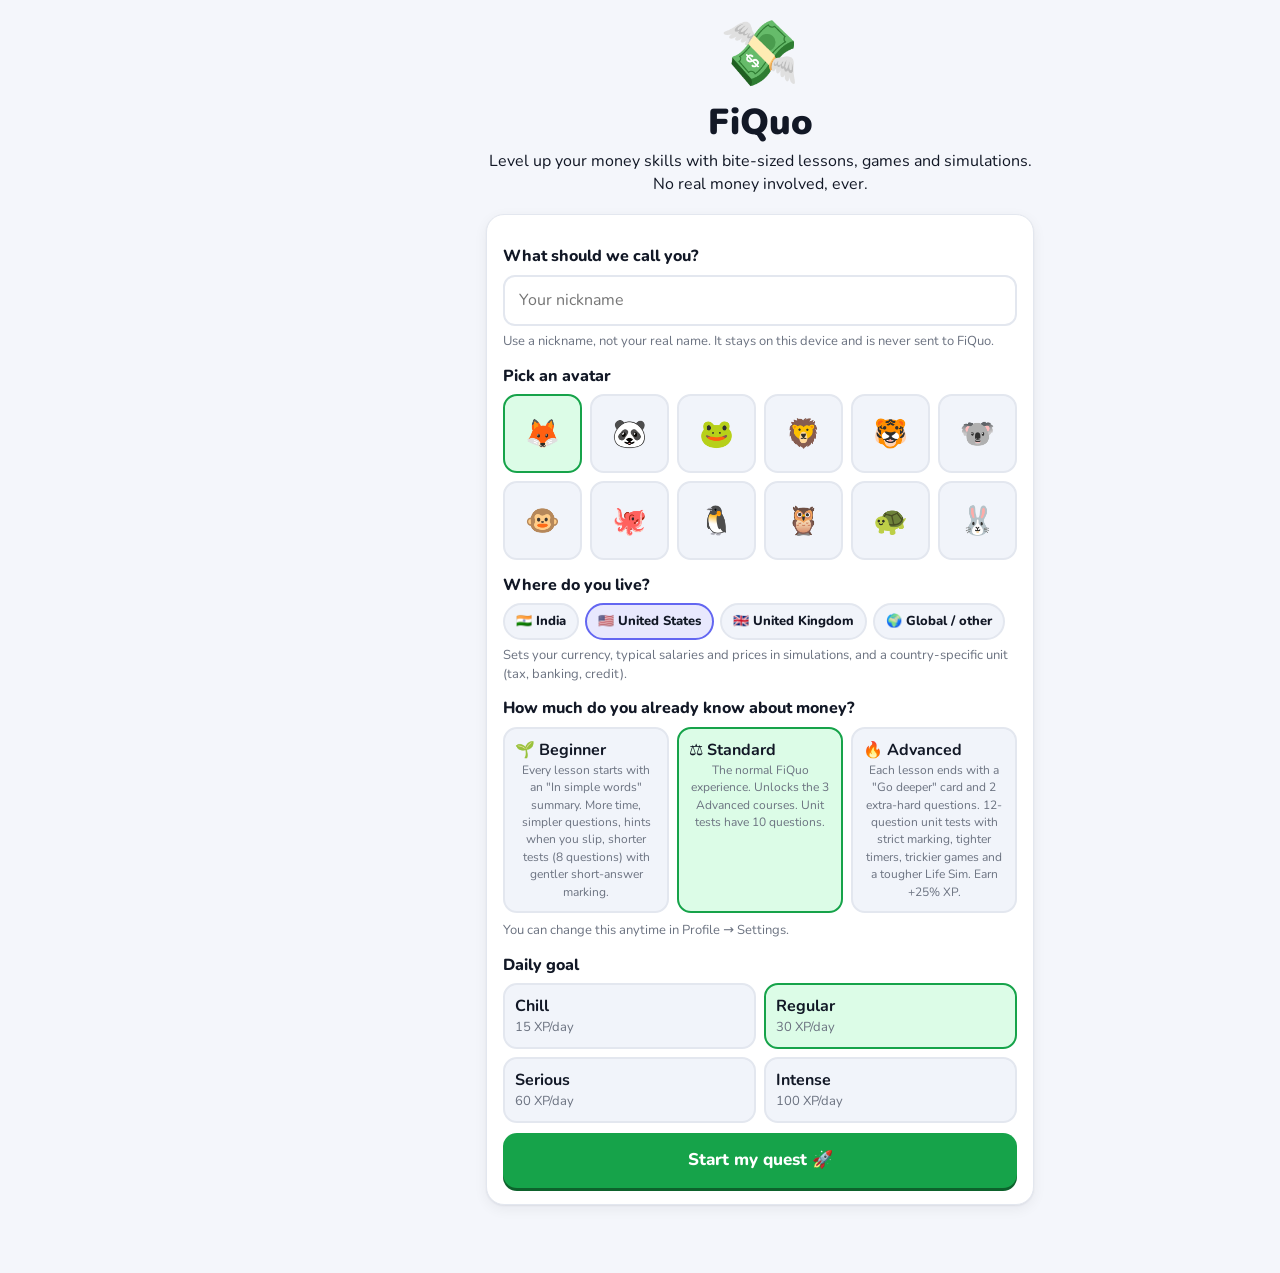
<file: index.html>
<!doctype html>
<html lang="en">
<head>
  <!-- Google tag (gtag.js) -->
  <script async src="https://www.googletagmanager.com/gtag/js?id=G-MR3NT9CDEP"></script>
  <script>
    window.dataLayer = window.dataLayer || [];
    function gtag(){dataLayer.push(arguments);}
    gtag('js', new Date());

    gtag('config', 'G-MR3NT9CDEP');
  </script>
  <meta charset="utf-8">
  <meta name="viewport" content="width=device-width, initial-scale=1, viewport-fit=cover">
  <title>FiQuo: Free Financial Literacy Game for Teens</title>
  <meta name="description" content="FiQuo is a free money skills app for teens. Learn budgeting, saving, investing, credit and how to spot scams through bite-sized lessons, 10 games, a Life Simulator and a Portfolio Simulator. No real money, no sign-up.">
  <meta name="robots" content="index, follow">
  <meta property="og:type" content="website">
  <meta property="og:site_name" content="FiQuo">
  <meta property="og:title" content="FiQuo: Free Financial Literacy Game for Teens">
  <meta property="og:description" content="Learn budgeting, saving, investing and scam-spotting through lessons, games and life simulations. Free, no sign-up.">
  <link rel="canonical" href="https://fiquo.netlify.app/">
  <meta property="og:url" content="https://fiquo.netlify.app/">
  <meta property="og:image" content="https://fiquo.netlify.app/icons/icon-512.png">
  <meta name="twitter:card" content="summary">
  <script type="application/ld+json">{"@context":"https://schema.org","@type":"WebApplication","name":"FiQuo","url":"https://fiquo.netlify.app/","applicationCategory":"EducationalApplication","operatingSystem":"Any (web browser)","description":"A free, game-style financial literacy app for teens with lessons, mini-games, a Life Simulator and a Portfolio Simulator.","audience":{"@type":"EducationalAudience","educationalRole":"student"},"offers":{"@type":"Offer","price":"0"},"inLanguage":"en"}</script>
  <meta name="theme-color" content="#16a34a">
  <meta name="color-scheme" content="light dark">
  <meta name="apple-mobile-web-app-capable" content="yes">
  <meta name="mobile-web-app-capable" content="yes">
  <meta name="apple-mobile-web-app-title" content="FiQuo">
  <meta name="apple-mobile-web-app-status-bar-style" content="default">
  <link rel="manifest" href="manifest.webmanifest">
  <link rel="icon" href="icons/icon.svg" type="image/svg+xml">
  <link rel="apple-touch-icon" href="icons/icon-192.png">
  <link rel="preconnect" href="https://fonts.googleapis.com">
  <link rel="preconnect" href="https://fonts.gstatic.com" crossorigin>
  <link href="https://fonts.googleapis.com/css2?family=Nunito:wght@600;700;800;900&display=swap" rel="stylesheet">
  <link rel="stylesheet" href="css/styles.css">
</head>
<body>
  <div class="app">
    <header id="topbar"></header>
    <main id="main" class="screen">
      <section class="seo-intro">
        <h1>FiQuo: money skills for teens</h1>
        <p>FiQuo is a free financial literacy game for teenagers. Learn how to budget your pocket money, save for something big, understand compound interest, avoid debt traps, invest wisely and spot online scams.</p>
        <h2>What you can do</h2>
        <ul>
          <li><b>Bite-sized lessons</b> on pocket money, budgeting, saving, banking, taxes, credit, investing and money safety, plus advanced courses on markets, the economy and starting a business.</li>
          <li><b>Quizzes and unit tests</b> with multiple choice, number, ordering, matching and short-answer questions.</li>
          <li><b>10 mini-games</b> including Needs vs Wants, Budget Battle, Scam Simulator, Loan Detective, Inflation Dodge and a Credit Score Challenge.</li>
          <li><b>Life Simulator:</b> live a year of teen money life with real choices, random events and "What if?" replays.</li>
          <li><b>Portfolio Simulator:</b> invest fictional money through real historical periods and learn why markets rise and fall.</li>
          <li><b>Streaks, weekly quests, leaderboards and badges</b> to keep learning fun.</li>
        </ul>
        <p>Country modes for India, the US and the UK. No real money, no sign-up, works on phones, tablets and laptops.</p>
        <p>Teachers can create free class codes and see anonymous class progress. Read <a href="#/about">the FiQuo story and impact</a>.</p>
      </section>
    </main>
    <nav id="tabs" aria-label="Main"></nav>
  </div>
  <noscript>FiQuo needs JavaScript turned on.</noscript>
  <script src="js/content.js"></script>
  <script src="js/content-advanced.js"></script>
  <script src="js/country.js"></script>
  <script src="js/ui.js"></script>
  <script src="js/state.js"></script>
  <script src="js/config.js"></script>
  <script src="js/cloud.js"></script>
  <script src="js/app.js"></script>
  <script src="js/extras.js"></script>
  <script src="js/adaptive.js"></script>
  <script src="js/assess.js"></script>
  <script src="js/impact.js"></script>
  <script src="js/personality.js"></script>
  <script src="js/games.js"></script>
  <script src="js/games2.js"></script>
  <script src="js/sims.js"></script>
  <script src="js/lifesim.js"></script>
  <script src="js/portfolio.js"></script>
</body>
</html>
</file>
<file: css/styles.css>
:root {
  --bg: #f4f6fb;
  --card: #ffffff;
  --card2: #f1f4fa;
  --text: #121826;
  --muted: #6b7280;
  --line: #e3e7ef;
  --accent: #16a34a;
  --accent-ink: #ffffff;
  --accent2: #6366f1;
  --good: #16a34a;
  --good-bg: #dcfce7;
  --bad: #dc2626;
  --bad-bg: #fee2e2;
  --warn: #d97706;
  --gold: #f59e0b;
  --shadow: 0 1px 2px rgba(16, 24, 40, .06), 0 4px 14px rgba(16, 24, 40, .06);
  --radius: 18px;
  --c: var(--accent);
  color-scheme: light;
}
@media (prefers-color-scheme: dark) {
  :root:not([data-theme="light"]) {
    --bg: #0d1117; --card: #161b26; --card2: #1d2433; --text: #eef2f8; --muted: #9aa4b5; --line: #2a3243;
    --accent: #22c55e; --accent-ink: #052e12; --accent2: #818cf8; --good: #22c55e; --good-bg: #0f2e1b; --bad: #f87171; --bad-bg: #3a1618;
    --shadow: 0 1px 2px rgba(0, 0, 0, .4); color-scheme: dark;
  }
}
:root[data-theme="dark"] {
  --bg: #0d1117; --card: #161b26; --card2: #1d2433; --text: #eef2f8; --muted: #9aa4b5; --line: #2a3243;
  --accent: #22c55e; --accent-ink: #052e12; --accent2: #818cf8; --good: #22c55e; --good-bg: #0f2e1b; --bad: #f87171; --bad-bg: #3a1618;
  --shadow: 0 1px 2px rgba(0, 0, 0, .4); color-scheme: dark;
}

* { box-sizing: border-box; }
html, body { margin: 0; }
body {
  background: var(--bg); color: var(--text);
  font-family: 'Nunito', system-ui, -apple-system, 'Segoe UI', Roboto, sans-serif;
  font-size: 16px; line-height: 1.45; -webkit-font-smoothing: antialiased;
  -webkit-tap-highlight-color: transparent;
}
a { color: inherit; text-decoration: none; }
h1, h2, h3 { line-height: 1.2; margin: 0 0 6px; font-weight: 900; }
h1 { font-size: 28px; } h2 { font-size: 21px; } h3 { font-size: 17px; }
p { margin: 6px 0; }
small, .small { font-size: 13px; }
.muted { color: var(--muted); }
.center { text-align: center; }
.up { color: var(--good); } .down { color: var(--bad); }
.good { color: var(--good); } .bad { color: var(--bad); }

/* ---------- Layout ---------- */
.app { max-width: 560px; margin: 0 auto; min-height: 100vh; min-height: 100dvh; position: relative; }
#topbar {
  position: sticky; top: 0; z-index: 20; display: flex; align-items: center; justify-content: space-between;
  padding: 10px 16px; padding-top: max(10px, env(safe-area-inset-top));
  background: color-mix(in srgb, var(--bg) 88%, transparent); backdrop-filter: blur(10px);
}
#topbar:empty { display: none; }
.me { display: flex; align-items: center; gap: 8px; font-weight: 800; }
.lvl { font-size: 13px; background: var(--card); padding: 3px 9px; border-radius: 99px; box-shadow: var(--shadow); }
.stats { display: flex; gap: 8px; }
.pill { background: var(--card); padding: 5px 11px; border-radius: 99px; font-weight: 800; font-size: 14px; box-shadow: var(--shadow); white-space: nowrap; }
.pill.streak { filter: grayscale(1); opacity: .7; }
.pill.streak.lit { filter: none; opacity: 1; }
.screen { padding: 8px 16px 110px; }
.sub { color: var(--muted); margin-top: 0; margin-bottom: 16px; }
.section { margin: 24px 0 10px; font-size: 18px; }
.row { display: flex; align-items: center; justify-content: space-between; gap: 10px; }
.row.gap { justify-content: flex-end; margin-top: 16px; }

#tabs {
  position: fixed; bottom: 0; left: 50%; transform: translateX(-50%); width: 100%; max-width: 560px; z-index: 30;
  display: flex; background: var(--card); border-top: 1px solid var(--line);
  padding-bottom: env(safe-area-inset-bottom);
}
.tab { flex: 1; display: flex; flex-direction: column; align-items: center; padding: 8px 0 7px; color: var(--muted); font-size: 11px; font-weight: 800; }
.tab .ti { font-size: 22px; filter: grayscale(1); opacity: .65; transition: transform .15s; }
.tab.active { color: var(--accent); }
.tab.active .ti { filter: none; opacity: 1; transform: translateY(-2px) scale(1.1); }

/* ---------- Cards & tiles ---------- */
.card { display: block; background: var(--card); border-radius: var(--radius); padding: 16px; margin-bottom: 12px; box-shadow: var(--shadow); border: 1px solid var(--line); width: 100%; text-align: left; color: inherit; font: inherit; }
button.card { cursor: pointer; }
.kicker { font-size: 12px; font-weight: 800; text-transform: uppercase; letter-spacing: .05em; color: var(--muted); }
.kicker.warn { color: var(--warn); }
.emoji-tile { flex: none; width: 52px; height: 52px; border-radius: 14px; display: grid; place-items: center; font-size: 28px; background: color-mix(in srgb, var(--c) 18%, transparent); }
.go { margin-left: auto; font-size: 20px; color: var(--c); font-weight: 900; }
.continue, .league-mini, .game-card, .goal-opt { display: flex; align-items: center; gap: 14px; }
.continue { border: 2px solid color-mix(in srgb, var(--c) 45%, transparent); }
.game-card { align-items: flex-start; }
.game-card h3 { margin-bottom: 2px; }
.grid2 { display: grid; grid-template-columns: 1fr 1fr; gap: 10px; margin-bottom: 12px; }
.tile { background: var(--card); border: 1px solid var(--line); border-radius: var(--radius); padding: 14px; box-shadow: var(--shadow); display: flex; flex-direction: column; gap: 2px; transition: transform .1s; }
.tile:active, .card:active { transform: scale(.98); }
.tile .te { font-size: 30px; }
.tile span:last-child { color: var(--muted); font-size: 13px; }
.greet { margin-top: 6px; }
.tip p { margin-bottom: 0; }

.goal-card { display: flex; align-items: center; gap: 16px; }
.ring-bg { fill: none; stroke: var(--card2); stroke-width: 9; }
.ring-fg { fill: none; stroke-width: 9; stroke-linecap: round; transition: stroke-dashoffset .6s; }
.ring text { font-weight: 900; font-size: 16px; fill: var(--text); }
.week { display: flex; gap: 4px; margin-top: 8px; }
.day { display: flex; flex-direction: column; align-items: center; width: 30px; font-size: 11px; color: var(--muted); font-weight: 800; }
.day i { font-style: normal; width: 26px; height: 26px; display: grid; place-items: center; border-radius: 50%; background: var(--card2); margin-top: 2px; font-size: 14px; }
.day.on i { background: #ffedd5; }
.day.today span { color: var(--text); }

.bar { height: 12px; border-radius: 99px; background: var(--card2); overflow: hidden; margin: 8px 0 4px; }
.bar i { display: block; height: 100%; background: var(--c, var(--accent)); border-radius: 99px; transition: width .5s; }

.tier-badge { font-size: 30px; width: 52px; height: 52px; display: grid; place-items: center; border-radius: 50%; background: color-mix(in srgb, var(--tc) 22%, transparent); flex: none; }
.tier-badge.big { width: 64px; height: 64px; font-size: 38px; }

/* ---------- Buttons & inputs ---------- */
.btn {
  display: inline-flex; align-items: center; justify-content: center; gap: 6px; border: 0; cursor: pointer;
  font: inherit; font-weight: 800; font-size: 16px; padding: 12px 18px; border-radius: 14px;
  background: var(--card2); color: var(--text); box-shadow: 0 3px 0 var(--line); transition: transform .08s, box-shadow .08s;
}
.btn:active:not(:disabled) { transform: translateY(2px); box-shadow: 0 1px 0 var(--line); }
.btn:disabled { opacity: .45; cursor: not-allowed; }
.btn.primary { background: var(--c, var(--accent)); color: #fff; box-shadow: 0 3px 0 color-mix(in srgb, var(--c, var(--accent)) 60%, #000); }
.btn.danger { background: var(--bad); color: #fff; box-shadow: 0 3px 0 color-mix(in srgb, var(--bad) 60%, #000); }
.btn.ghost { background: transparent; box-shadow: none; color: var(--muted); }
.btn.danger.ghost { color: var(--bad); background: transparent; box-shadow: none; }
.btn.block { display: flex; width: 100%; margin-top: 10px; }
.btn.lg { padding: 15px 20px; font-size: 17px; }
.btn.sm { padding: 7px 12px; font-size: 14px; }
.input { width: 100%; font: inherit; font-size: 16px; padding: 12px 14px; border-radius: 12px; border: 2px solid var(--line); background: var(--card); color: var(--text); }
.input:focus { outline: none; border-color: var(--accent); }
.input.mono { font-family: ui-monospace, Menlo, monospace; font-size: 13px; }
.label { display: block; font-weight: 800; margin: 14px 0 6px; }
.hint { color: var(--muted); font-size: 13px; }
select { font: inherit; padding: 8px; border-radius: 10px; border: 1px solid var(--line); background: var(--card); color: var(--text); }

/* ---------- Onboarding ---------- */
.onboarding { padding-top: 30px; padding-bottom: 40px; }
.hero { text-align: center; margin-bottom: 18px; }
.logo { font-size: 64px; animation: bounce 1.6s infinite; }
.hero h1 { font-size: 36px; }
.avatar-grid { display: grid; grid-template-columns: repeat(6, 1fr); gap: 8px; }
.avatar-pick { font-size: 28px; aspect-ratio: 1; border-radius: 14px; border: 2px solid var(--line); background: var(--card2); cursor: pointer; }
.avatar-pick.sel { border-color: var(--accent); background: var(--good-bg); }
.goal-grid { display: grid; grid-template-columns: 1fr 1fr; gap: 8px; margin-bottom: 8px; }
.goal-pick { display: flex; flex-direction: column; padding: 10px; border-radius: 14px; border: 2px solid var(--line); background: var(--card2); cursor: pointer; font: inherit; color: inherit; }
.goal-pick span { color: var(--muted); font-size: 13px; }
.goal-pick.sel { border-color: var(--accent); background: var(--good-bg); }
.avatar { display: inline-grid; place-items: center; border-radius: 50%; background: var(--card2); }
.avatar.sm { width: 34px; height: 34px; font-size: 20px; flex: none; }
.avatar.xl { width: 76px; height: 76px; font-size: 44px; flex: none; }

/* ---------- Learn path ---------- */
.unit { background: var(--card); border: 1px solid var(--line); border-radius: var(--radius); padding: 16px; margin-bottom: 16px; box-shadow: var(--shadow); }
.unit-head { display: flex; gap: 12px; align-items: center; }
.unit-head p { color: var(--muted); font-size: 14px; margin: 0; }
.unit-emoji { font-size: 30px; width: 54px; height: 54px; display: grid; place-items: center; border-radius: 16px; background: color-mix(in srgb, var(--c) 18%, transparent); flex: none; }
.unit-count { margin-left: auto; font-weight: 900; color: var(--c); }
.path { display: flex; flex-direction: column; gap: 8px; margin-top: 10px; }
.node { display: flex; align-items: center; gap: 12px; padding: 8px; border-radius: 14px; cursor: pointer; }
.node:nth-child(4n+2), .node:nth-child(4n+4) { margin-left: 28px; } .node:nth-child(4n+3) { margin-left: 56px; }
.node-dot { width: 52px; height: 52px; border-radius: 50%; display: grid; place-items: center; font-size: 24px; background: var(--card2); border: 3px solid var(--line); flex: none; }
.node.open .node-dot { background: var(--c); border-color: color-mix(in srgb, var(--c) 60%, #000); box-shadow: 0 0 0 5px color-mix(in srgb, var(--c) 25%, transparent); animation: pulse 2s infinite; }
.node.done .node-dot { background: color-mix(in srgb, var(--c) 25%, var(--card)); border-color: var(--c); }
.node.locked { opacity: .55; }
.node-title { font-weight: 800; display: flex; flex-direction: column; }
.stars { color: var(--gold); font-size: 14px; letter-spacing: 2px; }

/* ---------- Lesson ---------- */
.lesson-top { display: flex; align-items: center; gap: 12px; margin: 8px 0 22px; }
.lesson-top .bar { flex: 1; margin: 0; height: 14px; }
.x { font-size: 22px; color: var(--muted); font-weight: 900; padding: 4px 8px; }
.lesson-card { text-align: center; padding: 10px 6px; min-height: 46vh; }
.lesson-card p { font-size: 18px; }
.big-emoji { font-size: 72px; line-height: 1.1; margin-bottom: 10px; }
.lesson-foot { display: flex; align-items: center; gap: 10px; justify-content: flex-end; position: sticky; bottom: 16px; }
.lesson-foot .muted { margin-right: auto; font-weight: 800; }
.quiz h2 { font-size: 22px; margin-bottom: 16px; }
.opts { display: flex; flex-direction: column; gap: 10px; margin-top: 10px; }
.opt {
  font: inherit; font-weight: 700; text-align: left; padding: 14px 16px; border-radius: 14px; cursor: pointer;
  border: 2px solid var(--line); background: var(--card); color: var(--text); box-shadow: 0 3px 0 var(--line);
}
.opt.sel { border-color: var(--accent2); background: color-mix(in srgb, var(--accent2) 12%, var(--card)); box-shadow: 0 3px 0 var(--accent2); }
.opt.right { border-color: var(--good); background: var(--good-bg); box-shadow: 0 3px 0 var(--good); }
.opt.wrong { border-color: var(--bad); background: var(--bad-bg); box-shadow: 0 3px 0 var(--bad); animation: shake .35s; }
.opt:disabled { cursor: default; }
.check-bar { position: fixed; left: 50%; transform: translateX(-50%); bottom: 0; width: 100%; max-width: 560px; padding: 16px; padding-bottom: max(16px, env(safe-area-inset-bottom)); background: var(--bg); border-top: 1px solid var(--line); z-index: 40; }
.check-bar.inline { position: static; transform: none; border-radius: var(--radius); margin-top: 14px; border: 0; }
.check-bar.good { background: var(--good-bg); --c: var(--good); }
.check-bar.bad { background: var(--bad-bg); --c: var(--bad); }
.check-bar.good b { color: var(--good); } .check-bar.bad b { color: var(--bad); }
.fb-text p { margin: 4px 0 0; }
.screen-lesson { padding-bottom: 200px; }
.challenge h3 { margin: 6px 0; }
.challenge .fb p { margin-top: 10px; font-weight: 700; }

.result { text-align: center; padding-top: 30px; }
.result-stats { display: flex; gap: 10px; justify-content: center; margin: 18px 0; }
.result-stats div { background: var(--card); border: 1px solid var(--line); border-radius: 14px; padding: 12px 8px; flex: 1; max-width: 140px; display: flex; flex-direction: column; }
.result-stats b { font-size: 22px; }
.result-stats span { color: var(--muted); font-size: 12px; font-weight: 800; text-transform: uppercase; }
.grade { font-size: 56px; font-weight: 900; color: var(--accent); }

/* ---------- Ranks ---------- */
.seg { display: flex; background: var(--card2); border-radius: 14px; padding: 4px; margin: 10px 0 14px; }
.seg a { flex: 1; text-align: center; padding: 9px; border-radius: 10px; font-weight: 800; color: var(--muted); }
.seg a.on { background: var(--card); color: var(--text); box-shadow: var(--shadow); }
.league-head { display: flex; gap: 14px; align-items: center; }
.tiers { display: flex; justify-content: center; gap: 12px; margin: 4px 0 14px; font-size: 26px; }
.tiers span { filter: grayscale(1); opacity: .35; }
.tiers span.past { opacity: .7; }
.tiers span.on { filter: none; opacity: 1; transform: scale(1.3); }
.board { list-style: none; padding: 0; margin: 0; background: var(--card); border-radius: var(--radius); border: 1px solid var(--line); overflow: hidden; box-shadow: var(--shadow); }
.board li { display: flex; align-items: center; gap: 10px; padding: 11px 14px; border-bottom: 1px solid var(--line); }
.board li:last-child { border-bottom: 0; }
.board li.up { box-shadow: inset 4px 0 0 var(--good); }
.board li.down { box-shadow: inset 4px 0 0 var(--bad); }
.board li.you { background: color-mix(in srgb, var(--accent) 12%, var(--card)); }
.board .pos { width: 28px; text-align: center; font-weight: 900; }
.board .nm { flex: 1; font-weight: 800; display: flex; flex-direction: column; min-width: 0; overflow: hidden; text-overflow: ellipsis; }
.board .nm small { color: var(--muted); font-weight: 600; }
.board .xp { font-weight: 800; color: var(--muted); white-space: nowrap; }
.board .rm { border: 0; background: none; color: var(--muted); cursor: pointer; font-size: 14px; }
.code-row { display: flex; gap: 8px; }
.code-row .input { flex: 1; min-width: 0; }

/* ---------- Profile ---------- */
.profile-head { display: flex; align-items: center; gap: 14px; margin: 8px 0 14px; }
.profile-head h1 { margin: 0; }
.profile-head .btn { margin-left: auto; }
.stat-grid { display: grid; grid-template-columns: repeat(3, 1fr); gap: 10px; }
.stat { background: var(--card); border: 1px solid var(--line); border-radius: 16px; padding: 12px; display: flex; flex-direction: column; align-items: flex-start; box-shadow: var(--shadow); }
.stat b { font-size: 20px; } .stat small { color: var(--muted); font-weight: 700; font-size: 12px; }
.xp-chart { display: flex; align-items: flex-end; gap: 8px; height: 130px; }
.xp-chart .col { flex: 1; display: flex; flex-direction: column; align-items: center; justify-content: flex-end; height: 100%; font-size: 12px; color: var(--muted); font-weight: 800; }
.xp-chart .col i { width: 100%; background: var(--accent); border-radius: 8px 8px 3px 3px; min-height: 3px; margin: 3px 0; }
.unit-prog { display: grid; grid-template-columns: 1fr 1.2fr auto; gap: 10px; align-items: center; font-weight: 700; font-size: 14px; padding: 4px 0; }
.unit-prog .bar { margin: 0; }
.badges { display: grid; grid-template-columns: repeat(3, 1fr); gap: 10px; }
.badge { background: var(--card); border: 1px solid var(--line); border-radius: 16px; padding: 12px 8px; text-align: center; display: flex; flex-direction: column; align-items: center; gap: 2px; opacity: .5; }
.badge span { font-size: 32px; filter: grayscale(1); }
.badge b { font-size: 13px; } .badge small { font-size: 11px; color: var(--muted); }
.badge.got { opacity: 1; box-shadow: var(--shadow); border-color: color-mix(in srgb, var(--gold) 50%, var(--line)); }
.badge.got span { filter: none; }
.shop-row { display: flex; align-items: center; gap: 12px; padding: 8px 0; border-bottom: 1px solid var(--line); }
.shop-row:last-child { border-bottom: 0; }
.shop-row p { margin: 0; }
.shop-row .btn { margin-left: auto; white-space: nowrap; }
.se { font-size: 30px; }
.set-row { display: flex; justify-content: space-between; align-items: center; padding: 10px 0; border-bottom: 1px solid var(--line); font-weight: 700; }
.set-row input[type=checkbox] { width: 22px; height: 22px; accent-color: var(--accent); }

/* ---------- Games ---------- */
.game-hud { display: flex; align-items: center; justify-content: space-between; gap: 8px; margin: 8px 0 18px; font-weight: 800; }
.timer b { font-size: 20px; }
.combo { color: var(--warn); min-width: 50px; text-align: right; }
.nw-stage { height: 300px; display: grid; place-items: center; touch-action: pan-y; }
.nw-card { width: 230px; height: 260px; background: var(--card); border-radius: 26px; box-shadow: var(--shadow); border: 2px solid var(--line); display: flex; flex-direction: column; align-items: center; justify-content: center; gap: 12px; text-align: center; padding: 16px; user-select: none; cursor: grab; transition: transform .2s, opacity .2s; }
.nw-card span { font-size: 86px; } .nw-card b { font-size: 21px; }
.nw-card.fly-left { transform: translateX(-140%) rotate(-18deg); opacity: 0; }
.nw-card.fly-right { transform: translateX(140%) rotate(18deg); opacity: 0; }
.nw-card.ok { border-color: var(--good); } .nw-card.no { border-color: var(--bad); }
.nw-fb { text-align: center; font-weight: 800; min-height: 1.4em; margin: 4px 0 0; }
.nw-buttons { display: grid; grid-template-columns: 1fr 1fr; gap: 12px; margin-top: 10px; }
.nw-buttons .btn { padding: 18px; font-size: 18px; }
.btn.need { background: #3b82f6; color: #fff; box-shadow: 0 3px 0 #1e40af; }
.btn.want { background: #ec4899; color: #fff; box-shadow: 0 3px 0 #9d174d; }
.phone { background: var(--card); border: 1px solid var(--line); border-radius: 28px; padding: 18px; box-shadow: var(--shadow); min-height: 220px; margin-bottom: 16px; }
.phone-from { font-weight: 800; color: var(--muted); font-size: 14px; border-bottom: 1px solid var(--line); padding-bottom: 8px; margin-bottom: 14px; }
.bubble { background: var(--card2); border-radius: 18px 18px 18px 4px; padding: 14px 16px; font-size: 17px; max-width: 92%; }
.io-grid { display: grid; grid-template-columns: 1fr 1fr; gap: 12px; margin: 16px 0; }
.io-opt { font: inherit; color: inherit; background: var(--card); border: 2px solid var(--line); border-radius: 20px; padding: 16px 12px; cursor: pointer; box-shadow: 0 4px 0 var(--line); position: relative; }
.io-opt.right { border-color: var(--good); background: var(--good-bg); }
.io-opt.wrong { opacity: .75; }
.io-tag { display: inline-grid; place-items: center; width: 34px; height: 34px; border-radius: 50%; background: var(--accent2); color: #fff; font-weight: 900; margin-bottom: 8px; }
.io-line { font-size: 16px; padding: 3px 0; }
.io-line b { font-size: 22px; }
.io-result { margin-top: 8px; font-weight: 900; font-size: 18px; }

/* ---------- Sims ---------- */
.sim-head { display: flex; align-items: center; gap: 8px; margin: 6px 0 12px; }
.sim-head h1 { margin: 0; font-size: 24px; }
.sim-head .btn, .sim-head .pill { margin-left: auto; }
.mk-top { display: flex; justify-content: space-between; align-items: flex-start; gap: 10px; flex-wrap: wrap; }
.mk-summary .mk-val { display: flex; flex-direction: column; }
.mk-val b { font-size: 30px; font-weight: 900; }
.mk-val span:last-child { font-weight: 800; }
.mk-side { display: flex; gap: 16px; text-align: right; }
.mk-side div { display: flex; flex-direction: column; }
.chart { width: 100%; height: 150px; display: block; margin-top: 10px; }
.chart.sm { height: 110px; }
.legend { display: flex; gap: 14px; font-size: 12px; color: var(--muted); font-weight: 700; margin-top: 4px; }
.legend i { display: inline-block; width: 10px; height: 10px; border-radius: 3px; margin-right: 4px; vertical-align: -1px; }
.speed { display: flex; gap: 6px; margin-top: 12px; flex-wrap: wrap; }
.sp { flex: 1; font: inherit; font-weight: 800; padding: 9px 6px; border-radius: 12px; border: 2px solid var(--line); background: var(--card2); color: var(--text); cursor: pointer; white-space: nowrap; }
.sp.on { border-color: var(--accent); background: var(--good-bg); }
.mk-list { display: flex; flex-direction: column; gap: 6px; }
.mk-row { display: flex; align-items: center; gap: 10px; width: 100%; font: inherit; color: inherit; text-align: left; background: var(--card); border: 2px solid var(--line); border-radius: 14px; padding: 10px 12px; cursor: pointer; }
.mk-row.sel { border-color: var(--accent2); }
.mk-e { font-size: 26px; } .mk-e.big { font-size: 38px; }
.mk-n { flex: 1; display: flex; flex-direction: column; min-width: 0; }
.mk-n small { color: var(--muted); white-space: nowrap; overflow: hidden; text-overflow: ellipsis; }
.spark { width: 64px; height: 30px; flex: none; }
.mk-p { display: flex; flex-direction: column; align-items: flex-end; min-width: 78px; }
.mk-p small { font-weight: 800; }
.tr-head { display: flex; gap: 12px; align-items: center; }
.tr-head h3 { margin: 0; }
.tr-info { display: grid; grid-template-columns: repeat(4, 1fr); gap: 6px; margin: 10px 0; }
.tr-info div { display: flex; flex-direction: column; } .tr-info .kicker { font-size: 10px; }
.tr-controls { display: flex; gap: 6px; align-items: center; }
.tr-controls .btn.sm { padding: 7px 9px; }
.tr-controls .qty { text-align: center; padding: 8px 4px; min-width: 56px; flex: 1; }
.tr-btns { display: grid; grid-template-columns: 1fr 1fr; gap: 10px; margin-top: 10px; }
.news { padding: 6px 14px; }
.news-item { padding: 9px 0; border-bottom: 1px solid var(--line); font-size: 14px; }
.news-item:last-child { border-bottom: 0; }
.news-item.good { border-left: 0; } .news-item .nd { display: inline-block; min-width: 42px; font-weight: 800; color: var(--muted); font-size: 12px; }
.news-item.bad .nd { color: var(--bad); } .news-item.good .nd { color: var(--good); }
.life-hud .lh-goal { display: flex; justify-content: space-between; font-weight: 800; }
.lh-stats { display: grid; grid-template-columns: repeat(4, 1fr); gap: 6px; margin-top: 8px; }
.lh-stats div { display: flex; flex-direction: column; } .lh-stats .kicker { font-size: 10px; } .lh-stats b { font-size: 15px; }
.ledger div { display: flex; justify-content: space-between; padding: 6px 0; border-bottom: 1px dashed var(--line); }
.ledger div:last-child { border-bottom: 0; }
.ledger .total { font-weight: 900; border-top: 2px solid var(--line); border-bottom: 0; }
.slider { display: grid; grid-template-columns: 1fr auto; gap: 4px 10px; margin: 12px 0; font-weight: 700; }
.slider input { grid-column: 1 / -1; width: 100%; accent-color: var(--accent); height: 28px; }
.event { text-align: center; }
.event .opts { text-align: left; }
.list { padding-left: 20px; } .list li { margin: 6px 0; }

/* ---------- Modal, toasts, confetti ---------- */
.modal-wrap { position: fixed; inset: 0; background: rgba(0, 0, 0, .45); display: grid; place-items: center; z-index: 100; padding: 16px; animation: fade .2s; }
.modal { background: var(--card); border-radius: 22px; padding: 22px; width: 100%; max-width: 420px; max-height: 90vh; overflow: auto; animation: pop .25s; }
.celebrate { text-align: center; }
#toasts { position: fixed; top: 12px; left: 50%; transform: translateX(-50%); z-index: 200; display: flex; flex-direction: column; gap: 8px; align-items: center; pointer-events: none; width: calc(100% - 32px); max-width: 420px; }
.toast { background: var(--text); color: var(--bg); padding: 10px 16px; border-radius: 14px; font-weight: 800; font-size: 14px; box-shadow: var(--shadow); animation: drop .25s; transition: opacity .3s, transform .3s; text-align: center; }
.toast.xp { background: var(--gold); color: #2b1700; }
.toast.good { background: var(--good); color: #fff; }
.toast.bad { background: var(--bad); color: #fff; }
.toast.badge { background: var(--accent2); color: #fff; }
.toast.out { opacity: 0; transform: translateY(-10px); }
.confetti { position: fixed; inset: 0; pointer-events: none; z-index: 150; }

/* ---------- Animations ---------- */
.pop { animation: pop .3s ease-out; }
.bounce { animation: bounce 1.2s infinite; }
@keyframes pop { from { transform: scale(.94); opacity: 0; } to { transform: none; opacity: 1; } }
@keyframes fade { from { opacity: 0; } }
@keyframes drop { from { transform: translateY(-14px); opacity: 0; } }
@keyframes bounce { 0%, 100% { transform: translateY(0); } 50% { transform: translateY(-8px); } }
@keyframes shake { 25% { transform: translateX(-6px); } 75% { transform: translateX(6px); } }
@keyframes pulse { 50% { box-shadow: 0 0 0 9px color-mix(in srgb, var(--c) 12%, transparent); } }
@media (prefers-reduced-motion: reduce) { *, *::before, *::after { animation: none !important; transition: none !important; } }

@media (max-width: 380px) {
  .stat-grid, .badges { grid-template-columns: 1fr 1fr; }
  .mk-side { text-align: left; }
  .spark { display: none; }
  .tr-info { grid-template-columns: 1fr 1fr; }
  .lh-stats { grid-template-columns: 1fr 1fr; }
}

/* ======================= v2 features ======================= */
.chips { display: flex; flex-wrap: wrap; gap: 6px; margin-top: 6px; }
.chip { font: inherit; font-size: 13px; font-weight: 800; padding: 7px 11px; border-radius: 99px; border: 2px solid var(--line); background: var(--card2); color: var(--text); cursor: pointer; }
.chip.on { border-color: var(--accent); background: var(--good-bg); }
.chip.right { border-color: var(--good); background: var(--good-bg); }
.chip.wrong { border-color: var(--bad); background: var(--bad-bg); text-decoration: line-through; }
.chip:disabled { cursor: default; }
.board-cats { margin: 4px 0 6px; }
.pill.up { color: var(--good); }
.nudge { display: flex; align-items: center; gap: 14px; border: 2px solid color-mix(in srgb, var(--c) 40%, transparent); }
.nudge h3 { font-size: 16px; }
.lit { display: flex; flex-direction: column; gap: 2px; margin-top: 6px; }
.lit-row { display: grid; grid-template-columns: 1.3fr 1.5fr 40px; gap: 10px; align-items: center; font-weight: 700; font-size: 14px; padding: 3px 0; }
.lit-row .bar { margin: 0; height: 10px; }
.lit-row b { text-align: right; }
.lit-mini h3 { margin-bottom: 4px; }
.persona-head { display: flex; align-items: center; gap: 12px; }
.persona-head .big-emoji { font-size: 52px; margin: 0; }
.trait { display: flex; gap: 10px; align-items: flex-start; padding: 8px 0; border-bottom: 1px dashed var(--line); }
.trait div { display: flex; flex-direction: column; }
.trait small { color: var(--muted); }
.tip-line { background: var(--card2); border-radius: 12px; padding: 10px 12px; font-weight: 600; font-size: 14px; }
.mode-grid { display: flex; flex-direction: column; gap: 0; }
.mode { display: flex; gap: 14px; align-items: center; }
.mode h3 { margin: 0; }
.life-hud .lh-foot { display: flex; justify-content: space-between; margin-top: 8px; font-size: 14px; font-weight: 700; color: var(--muted); }
.life-hud .lh-foot b { font-size: 15px; }
.goal-panel { border: 2px dashed color-mix(in srgb, var(--gold) 60%, transparent); }
.buy-opts { display: grid; grid-template-columns: 1fr 1fr; gap: 8px; }
.buy-opt { font: inherit; color: inherit; text-align: left; border: 2px solid var(--line); background: var(--card2); border-radius: 14px; padding: 10px; cursor: pointer; display: flex; flex-direction: column; gap: 3px; }
.buy-opt small { color: var(--muted); font-size: 12px; }
.buy-opt:disabled { opacity: .5; cursor: not-allowed; }
.mix { margin: 10px 0; }
.insights { display: grid; gap: 8px; margin-top: 12px; }
.ins { display: flex; gap: 10px; align-items: center; padding: 10px 12px; border-radius: 14px; background: var(--card2); }
.ins span { font-size: 24px; }
.ins div { display: flex; flex-direction: column; }
.ins small { color: var(--muted); font-weight: 800; text-transform: uppercase; font-size: 11px; letter-spacing: .04em; }
.ins.good { background: var(--good-bg); } .ins.bad { background: var(--bad-bg); }
.ins.learn { border: 2px solid var(--accent2); }
.whatifs { display: flex; flex-direction: column; gap: 8px; margin-bottom: 10px; }
.btn.whatif { justify-content: flex-start; text-align: left; font-size: 15px; background: var(--card); border: 2px solid var(--line); box-shadow: 0 3px 0 var(--line); }
.btn.whatif.on { border-color: var(--accent2); background: color-mix(in srgb, var(--accent2) 12%, var(--card)); }
.challenge-banner { border: 2px solid var(--gold); background: color-mix(in srgb, var(--gold) 10%, var(--card)); }
.vs { display: grid; grid-template-columns: 1fr auto 1fr; gap: 8px; align-items: center; text-align: center; margin: 10px 0; }
.vs div { display: flex; flex-direction: column; }
.vs b { font-size: 20px; } .vs small, .vs span { color: var(--muted); font-size: 12px; font-weight: 700; }
.vs-mid { font-weight: 900; color: var(--muted); }
.char { text-align: center; }
.char .ledger { text-align: left; }
.sm-input { width: 130px; padding: 8px 10px; text-align: right; }
.verdicts { display: grid; grid-template-columns: repeat(3, 1fr); gap: 8px; }
.verdicts .btn { padding: 14px 6px; font-size: 15px; }
.btn.warnbtn { background: #f59e0b; color: #fff; box-shadow: 0 3px 0 #b45309; }
.btn.picked { outline: 3px solid var(--text); outline-offset: 2px; opacity: 1 !important; }
.tag { display: inline-block; font-size: 11px; font-weight: 800; padding: 2px 8px; border-radius: 99px; background: var(--card2); color: var(--muted); }
.flagbox { margin-top: 14px; }
.bb-stats { display: grid; grid-template-columns: 1fr 1fr; gap: 14px; }
.bb-stats b { font-size: 22px; }
.opt small { float: right; font-weight: 800; }
.race .lane { padding: 8px 0; border-bottom: 1px dashed var(--line); }
.race .lane.you b { color: var(--accent); }
.lane-top { display: flex; flex-direction: column; }
.lane-top small, .lane > small { color: var(--muted); font-size: 12px; }
.gauge { text-align: center; }
.gauge b { font-size: 48px; font-weight: 900; display: block; }
.gauge small { color: var(--muted); font-weight: 700; }
details.card summary { cursor: pointer; }
.loan-opt { display: block; }
.loan-opt.right { border: 2px solid var(--good); background: var(--good-bg); }
.loan-opt.wrong { border: 2px solid var(--bad); background: var(--bad-bg); }
.loan-opt.dim { opacity: .7; }
.loan-opt:disabled { cursor: default; color: inherit; }
.tok-row { display: grid; grid-template-columns: 1fr auto 26px auto; gap: 8px; align-items: center; padding: 6px 0; border-bottom: 1px dashed var(--line); font-weight: 700; }
.tok-row small { display: block; font-weight: 600; font-size: 11px; }
.tok-row b { text-align: center; font-size: 18px; }
.alloc-bar { display: flex; height: 16px; border-radius: 99px; overflow: hidden; margin: 10px 0; background: var(--card2); }
.alloc-bar i { display: block; height: 100%; }
.slider.alloc span small { display: block; font-size: 11px; }
.yr-table { margin-top: 8px; }
.yr-row { display: grid; grid-template-columns: 1fr 70px 80px; gap: 8px; padding: 5px 0; border-bottom: 1px dashed var(--line); font-size: 14px; }
.yr-row b, .yr-row small { text-align: right; font-weight: 800; }
.yr-row.head { color: var(--muted); font-size: 11px; font-weight: 800; text-transform: uppercase; }
.yr-row.head b, .yr-row.head small { font-weight: 800; color: var(--muted); }
.unit-prog.you-row { border-top: 2px solid var(--line); margin-top: 4px; padding-top: 8px; }
.country-chips { margin-bottom: 4px; }
h4 { margin: 10px 0 4px; }
@media (max-width: 380px) {
  .buy-opts { grid-template-columns: 1fr; }
  .lit-row { grid-template-columns: 1.4fr 1fr 36px; font-size: 13px; }
}
.mentor { border-left: 5px solid var(--accent2); }
.mentor-head { display: flex; gap: 10px; align-items: center; }
.mentor-head div { display: flex; flex-direction: column; }
.mentor-head small { color: var(--muted); font-weight: 700; }
.mentor p { margin: 8px 0 4px; }
.mentor a { color: var(--accent2); font-weight: 800; }
.locked-card { color: var(--muted); background: var(--card2); }

/* ======================= Responsive website layout ======================= */
:focus-visible { outline: 3px solid var(--accent2); outline-offset: 2px; }
.opt:focus-visible, .btn:focus-visible, .chip:focus-visible { outline-offset: 3px; }

/* Tablets: a roomier single column */
@media (min-width: 600px) {
  .app, #tabs, .check-bar { max-width: 760px; }
  .screen { padding-left: 24px; padding-right: 24px; }
  .grid2 { grid-template-columns: repeat(4, 1fr); }
  .badges { grid-template-columns: repeat(4, 1fr); }
  .whatifs { display: grid; grid-template-columns: 1fr 1fr; }
}

/* Laptops & desktops: sidebar navigation + wide content */
@media (min-width: 960px) {
  .app {
    max-width: 1280px; display: grid; grid-template-columns: 240px minmax(0, 1fr);
    grid-template-rows: auto 1fr; grid-template-areas: "nav top" "nav main";
  }
  #topbar { grid-area: top; padding: 16px 36px; }
  #main { grid-area: main; }
  .screen { padding: 8px 36px 56px; }
  #tabs {
    grid-area: nav; display: flex !important; position: sticky; top: 0; bottom: auto; left: auto; transform: none;
    width: auto; max-width: none; height: 100vh; height: 100dvh; flex-direction: column; justify-content: flex-start; gap: 4px;
    padding: 22px 14px; border-top: 0; border-right: 1px solid var(--line); z-index: 10;
  }
  #tabs:empty { display: none !important; }
  #tabs::before { content: "💸 FiQuo"; white-space: nowrap; font-weight: 900; font-size: 22px; padding: 4px 14px 20px; color: var(--text); }
  .tab { flex: none; flex-direction: row; gap: 12px; padding: 11px 14px; border-radius: 12px; font-size: 15px; justify-content: flex-start; }
  .tab .ti { font-size: 22px; }
  .tab:hover { background: var(--card2); color: var(--text); }
  .tab.active { background: var(--good-bg); }
  .tab.active .ti { transform: none; }

  /* Onboarding has no navigation yet: centre it */
  .onboarding { grid-column: 1 / -1; grid-row: 1 / -1; max-width: 620px; width: 100%; margin-inline: auto; }

  /* Focused screens (lessons, quizzes, games) stay at a comfortable reading width */
  .screen-lesson, .screen-practice, .screen-test, .screen-game, .screen-personality, .screen-sim, .screen-ranks {
    max-width: 860px; width: 100%; justify-self: center;
  }
  .screen-lesson, .screen-practice { padding-bottom: 56px; }
  .check-bar { position: sticky; bottom: 12px; left: auto; transform: none; max-width: none; width: auto; margin-top: 20px; border: 1px solid var(--line); border-radius: var(--radius); box-shadow: var(--shadow); }
  .lesson-card { min-height: 0; padding-block: 24px; }

  /* Dashboard-style pages flow into two balanced columns (masonry-style) */
  .screen-learn, .screen-play { columns: 2; column-gap: 18px; }
  .screen-learn > *, .screen-play > * { break-inside: avoid; }
  .screen-learn > h1, .screen-learn > .sub, .screen-learn > .card:first-of-type,
  .screen-play > h1, .screen-play > .sub { column-span: all; }
  .screen-learn > .unit, .game-group { display: block; }
  .game-group { padding-bottom: 6px; }
  .game-group > .section:first-child { margin-top: 0; padding-top: 4px; }
  .home-cols { display: grid; grid-template-columns: 1fr 1fr; column-gap: 18px; align-items: start; }
  .home-cols > .col { min-width: 0; }

  /* Focus mode (personality quiz): no sidebar, centred on the whole screen */
  .app.focus { grid-template-columns: minmax(0, 1fr); grid-template-areas: "top" "main"; }
  .app.focus #tabs { display: none !important; }
  .app.focus .screen-personality { max-width: 760px; justify-self: center; }

  .stat-grid { grid-template-columns: repeat(6, 1fr); }
  .badges { grid-template-columns: repeat(5, 1fr); }
  .mode-grid { display: grid; grid-template-columns: repeat(3, 1fr); gap: 12px; }
  .mode-grid .mode { flex-direction: column; align-items: flex-start; height: 100%; }
  .buy-opts { grid-template-columns: repeat(auto-fit, minmax(170px, 1fr)); }
  .nw-stage { height: 340px; }
}

@media (min-width: 960px) and (hover: hover) {
  a.card:hover, button.card:not(:disabled):hover, .tile:hover, .mk-row:hover, .opt:not(:disabled):hover {
    border-color: color-mix(in srgb, var(--accent2) 45%, var(--line)); transform: translateY(-1px);
  }
  a.card, button.card, .tile, .opt { transition: transform .12s, border-color .12s; }
}

/* ---------- Weekly quests & real savings jar ---------- */
.quests .quest { display: flex; align-items: center; gap: 10px; padding: 10px 0; border-bottom: 1px dashed var(--line); }
.quest .qe { font-size: 24px; width: 32px; text-align: center; flex: none; }
.quest .qb { flex: 1; min-width: 0; }
.quest .qt { display: flex; justify-content: space-between; gap: 8px; }
.quest .qt small { color: var(--muted); font-weight: 800; white-space: nowrap; font-variant-numeric: tabular-nums; }
.quest .bar { margin: 6px 0 0; height: 8px; }
.quest.ready .bar i { background: var(--gold); }
.quest.claimed { opacity: .6; }
.quest .qdone { color: var(--good); font-weight: 900; font-size: 20px; width: 56px; text-align: center; }
.quest .btn { flex: none; min-width: 56px; }
.quest-bonus { display: flex; gap: 10px; align-items: center; padding-top: 10px; color: var(--muted); font-weight: 700; }
.quest-bonus span { font-size: 22px; }
.quest-bonus.claimed { color: var(--good); }
.jar .jar-art { font-size: 36px; }
.jar-body { display: flex; gap: 16px; align-items: center; margin-top: 8px; }
.jar-vis { position: relative; flex: none; width: 76px; height: 96px; border: 3px solid var(--line); border-top-width: 8px; border-radius: 12px 12px 18px 18px; overflow: hidden; background: var(--card2); display: grid; place-items: center; }
.jar-fill { position: absolute; left: 0; right: 0; bottom: 0; background: linear-gradient(var(--gold), color-mix(in srgb, var(--gold) 70%, var(--accent))); transition: height .6s ease; }
.jar-vis span { position: relative; font-weight: 900; font-size: 15px; color: var(--text); }
.jar-info { flex: 1; min-width: 0; }
.jar-num b { font-size: 24px; font-weight: 900; font-variant-numeric: tabular-nums; }
.jar-num small { color: var(--muted); font-weight: 700; margin-left: 6px; }
.jar-add { display: flex; flex-wrap: wrap; gap: 6px; }
.error-msg { color: var(--bad); font-weight: 700; font-size: 14px; min-height: 1em; }

/* Static intro shown to search engines / before the app loads */
.seo-intro { max-width: 640px; margin: 24px auto; line-height: 1.6; }
.seo-intro h1 { font-size: 30px; }
.seo-intro h2 { font-size: 20px; margin-top: 18px; }

/* ---------- How it works + difficulty ---------- */
.me { display: flex; align-items: center; gap: 8px; }
.me a.lvl { color: var(--text); }
.lvl-q { display: inline-grid; place-items: center; width: 16px; height: 16px; border-radius: 50%; background: var(--accent2); color: #fff; font-size: 11px; margin-left: 2px; }
.diff-pill { padding: 3px 7px; }
a.link { color: var(--accent2); font-weight: 800; }
.how h2 { font-size: 19px; }
.how p { max-width: 70ch; }
.how-table { margin: 10px 0; border: 1px solid var(--line); border-radius: 14px; overflow: hidden; }
.how-row { display: grid; grid-template-columns: minmax(0, 1fr) minmax(0, 1.2fr); gap: 12px; padding: 10px 14px; border-bottom: 1px solid var(--line); font-size: 14px; }
.how-row:last-child { border-bottom: 0; }
.how-row b { font-weight: 700; color: var(--muted); }
.how-table.levels .how-row { grid-template-columns: minmax(0, 1fr) auto; font-variant-numeric: tabular-nums; }
.how-row.you { background: var(--good-bg); }
.how-row.you b { color: var(--good); }
.how-row.past { opacity: .65; }
.how-now { display: grid; gap: 8px; }
.diff-grid { grid-template-columns: 1fr; }
.diff-grid .goal-pick span { font-size: 12px; }
@media (min-width: 600px) { .diff-grid { grid-template-columns: repeat(3, 1fr); } }
@media (min-width: 960px) { .screen-how { max-width: 860px; width: 100%; justify-self: center; } }
@media (max-width: 420px) { .how-row { grid-template-columns: 1fr; gap: 2px; } }

/* ---------- Quizzes & unit tests ---------- */
.test-node .node-dot { border-radius: 16px; }
.test-node.test .node-dot { width: 58px; height: 58px; }
.test-node .node-title small { font-weight: 700; font-size: 12px; }
.unit.adv { border: 2px solid color-mix(in srgb, var(--c) 45%, var(--line)); }
.adv-tag { display: inline-block; font-size: 12px; font-weight: 900; text-transform: uppercase; letter-spacing: .04em; color: var(--c); background: color-mix(in srgb, var(--c) 14%, transparent); padding: 3px 9px; border-radius: 99px; margin-bottom: 8px; }
.mastery-line { font-size: 13px; font-weight: 800; color: var(--c); margin-top: 6px; }
.adv-teaser h3 { margin: 4px 0; }
.lesson-card.extra { border: 2px dashed color-mix(in srgb, var(--c) 50%, var(--line)); border-radius: var(--radius); background: color-mix(in srgb, var(--c) 6%, var(--card)); }
.lesson-card.extra .kicker { margin-bottom: 6px; }
.screen-test { padding-bottom: 40px; }
.screen-test .check-bar { position: sticky; bottom: 8px; left: auto; transform: none; max-width: none; width: auto; margin-top: 18px; border: 1px solid var(--line); border-radius: var(--radius); box-shadow: var(--shadow); max-height: 72vh; overflow-y: auto; }
.check-bar.part { background: color-mix(in srgb, var(--gold) 16%, var(--bg)); }
.check-bar.part b { color: color-mix(in srgb, var(--gold) 70%, var(--text)); }
.fb-detail { margin-top: 6px; font-size: 14px; }
.fb-detail p { margin: 4px 0; }
.ans-list { margin: 6px 0; padding-left: 20px; }
.ans-list li { margin: 2px 0; }
.ideas { list-style: none; padding: 0; margin: 6px 0; }
.ideas li { padding: 3px 0; font-weight: 700; }
.ideas li.miss { color: var(--muted); }
.model { background: var(--card); border: 1px solid var(--line); border-radius: 12px; padding: 10px 12px; margin-top: 8px; }
.model p { margin: 4px 0 0; }
.opt.check { display: flex; align-items: center; gap: 10px; }
.opt.check .box { width: 20px; height: 20px; border-radius: 6px; border: 2px solid var(--line); flex: none; display: grid; place-items: center; font-size: 13px; }
.opt.check.sel .box { background: var(--accent2); border-color: var(--accent2); }
.opt.check.sel .box::after { content: '✓'; color: #fff; font-weight: 900; }
.opts.tf { flex-direction: row; } .opts.tf .opt { flex: 1; text-align: center; }
.num-in { display: flex; align-items: center; gap: 8px; font-size: 20px; font-weight: 900; }
.num-in input { flex: 1; min-width: 0; font: inherit; font-size: 22px; padding: 12px 14px; border-radius: 14px; border: 2px solid var(--line); background: var(--card); color: var(--text); }
.num-in input:focus, .screen-test textarea:focus { outline: none; border-color: var(--accent2); }
.screen-test textarea { width: 100%; box-sizing: border-box; font: inherit; font-size: 16px; padding: 12px 14px; border-radius: 14px; border: 2px solid var(--line); background: var(--card); color: var(--text); resize: vertical; }
.order-built { min-height: 60px; border: 2px dashed var(--line); border-radius: 14px; padding: 8px; display: flex; flex-direction: column; gap: 6px; justify-content: center; }
.ord-item { display: flex; gap: 10px; align-items: center; font-weight: 700; background: var(--card); border: 1px solid var(--line); border-radius: 10px; padding: 8px 10px; }
.ord-item b { width: 24px; height: 24px; border-radius: 50%; background: var(--c); color: #fff; display: grid; place-items: center; font-size: 13px; flex: none; }
.order-pool { display: flex; flex-wrap: wrap; gap: 8px; margin: 12px 0 8px; }
.order-pool .chip { text-align: left; }
.order-pool .chip:disabled { opacity: .35; cursor: default; }
.match { display: flex; flex-direction: column; gap: 10px; }
.match-row { display: grid; grid-template-columns: 1fr 1.3fr; gap: 10px; align-items: center; font-weight: 800; background: var(--card); border: 1px solid var(--line); border-radius: 14px; padding: 10px 12px; }
.match-row select { width: 100%; min-width: 0; }
@media (max-width: 480px) { .match-row { grid-template-columns: 1fr; gap: 6px; } }
.type-chips { display: flex; flex-wrap: wrap; gap: 6px; justify-content: center; margin: 4px 0 12px; }
.type-chips .chip { cursor: default; }
.card.left { text-align: left; }
.row-link { display: block; padding: 8px 0; font-weight: 800; border-top: 1px solid var(--line); }
.row-link:first-of-type { border-top: 0; }

/* ---------- Money Check, survey, story & teacher pages ---------- */
.brand { font-weight: 900; font-size: 20px; color: var(--text); }
.check-row { display: flex; gap: 10px; align-items: flex-start; cursor: pointer; margin: 8px 0; }
.check-row input { width: 20px; height: 20px; margin-top: 2px; flex: none; accent-color: var(--accent2); }
.check-row span { display: flex; flex-direction: column; gap: 2px; }
.check-row small { color: var(--muted); font-weight: 600; }
.conf-row { display: grid; grid-template-columns: repeat(5, 1fr); gap: 6px; }
.conf { font: inherit; border: 2px solid var(--line); background: var(--card); color: var(--text); border-radius: 14px; padding: 8px 2px; display: flex; flex-direction: column; align-items: center; gap: 2px; cursor: pointer; }
.conf span { font-size: 26px; } .conf small { font-size: 11px; font-weight: 800; color: var(--muted); text-align: center; }
.conf.sel { border-color: var(--accent2); background: color-mix(in srgb, var(--accent2) 12%, var(--card)); }
.likert, .nps { display: flex; flex-wrap: wrap; gap: 6px; }
.nps .chip { min-width: 38px; text-align: center; }
.chip.on { border-color: var(--accent2); background: color-mix(in srgb, var(--accent2) 15%, var(--card)); }
.bar.dual { height: auto; display: grid; gap: 3px; background: none; overflow: visible; }
.bar.dual em, .bar.dual i { display: block; height: 6px; min-width: 3px; border-radius: 99px; }
.bar.dual em { background: color-mix(in srgb, var(--c, var(--accent)) 35%, var(--card2)); }
.compare .cmp { display: flex; align-items: center; gap: 12px; flex-wrap: wrap; margin-bottom: 8px; }
.compare .cmp div { display: flex; flex-direction: column; } .compare .cmp small { color: var(--muted); font-weight: 800; text-transform: uppercase; font-size: 11px; }
.compare .cmp b { font-size: 30px; } .compare .arrow { font-size: 24px; color: var(--muted); }
.delta { margin-left: auto; font-weight: 900; font-size: 18px; padding: 6px 12px; border-radius: 99px; background: var(--card2); }
.delta.up { background: var(--good-bg); color: var(--good); } .delta.down { background: var(--bad-bg); color: var(--bad); }
.research .card.consent { box-shadow: none; padding: 0; border: 0; background: none; margin: 10px 0; }
.mono { font-family: ui-monospace, Menlo, monospace; font-size: 13px; word-break: break-all; }
.impact-tiles { margin-bottom: 12px; }
.impact-tiles .stat em { font-style: normal; font-size: 11px; color: var(--muted); font-weight: 700; margin-top: 2px; }
.story-hero { text-align: center; padding: 10px 0 18px; }
.story-hero .sub { max-width: 560px; margin-inline: auto; }
.story h2 { margin-top: 0; }
.story .stat-grid { margin: 10px 0; }
.timeline { list-style: none; padding: 0; margin: 0; border-left: 3px solid var(--line); }
.timeline li { position: relative; padding: 0 0 14px 16px; }
.timeline li::before { content: ''; position: absolute; left: -8px; top: 4px; width: 13px; height: 13px; border-radius: 50%; background: var(--accent); }
.timeline .when { display: block; font-size: 11px; font-weight: 900; text-transform: uppercase; color: var(--muted); }
.timeline p { margin: 2px 0 0; font-size: 14px; }
.quotes { display: grid; gap: 10px; margin-bottom: 12px; }
.quotes blockquote { margin: 0; font-style: italic; font-weight: 700; }
.quotes cite { display: block; font-style: normal; font-size: 12px; color: var(--muted); margin-top: 6px; }
.class-card .row { align-items: flex-start; }
.class-card h3 { margin: 0; }
.class-stats:not(:empty) { margin-top: 10px; }
.code-row { flex-wrap: wrap; }
@media (min-width: 960px) { .screen-about, .screen-teacher, .screen-check, .screen-survey { max-width: 860px; width: 100%; justify-self: center; } }
</file>
